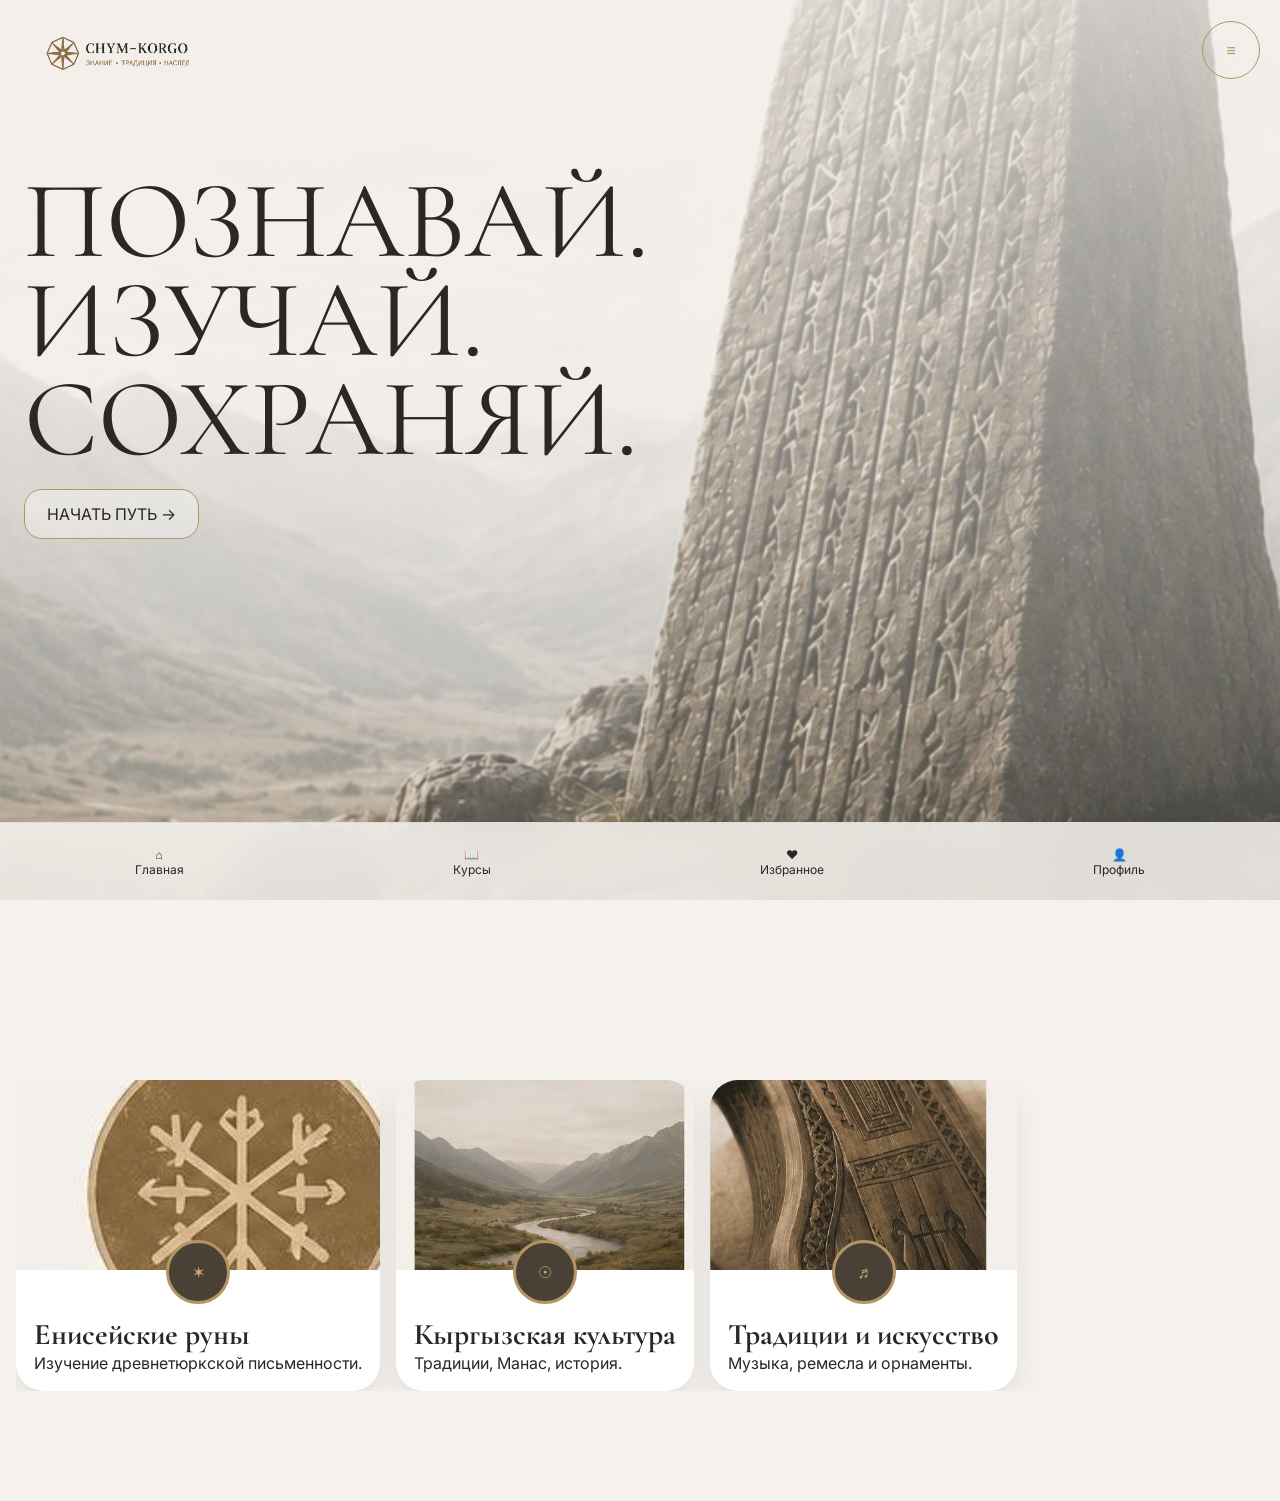
<file: index.html>
<!DOCTYPE html><html lang='ru'><head><meta charset='UTF-8'><meta name='viewport' content='width=device-width,initial-scale=1'>
<title>CHYM-KORGONN</title>
<link href='https://fonts.googleapis.com/css2?family=Cormorant+Garamond:wght@600;700&family=Inter:wght@400;500;600&display=swap' rel='stylesheet'>
<style>
:root{--bg:#F5F2ED;--gold:#B39463;--dark:#2B2723}
*{margin:0;padding:0;box-sizing:border-box} body{font-family:Inter,sans-serif;background:var(--bg);color:var(--dark)}
a{text-decoration:none;color:inherit}
.hero{height:100vh;background:linear-gradient(rgba(245,242,237,.82),rgba(245,242,237,.2)),url('assets/hero.png') center bottom/cover no-repeat}
.top{display:flex;justify-content:space-between;align-items:center;padding:20px}.logo{height:60px}
.menu{width:58px;height:58px;border:1px solid var(--gold);border-radius:50%;display:flex;align-items:center;justify-content:center;color:var(--gold)}
.content{padding:8vh 24px;max-width:500px}.title{font-family:'Cormorant Garamond',serif;font-size:clamp(64px,11vw,110px);line-height:.9}
.cta{display:inline-block;margin-top:20px;padding:14px 22px;border:1px solid var(--gold);border-radius:18px;background:rgba(255,255,255,.35)}
.wave svg{display:block}
.section{padding:20px 16px 110px}
.cards{display:flex;gap:16px;overflow-x:auto}.cards::-webkit-scrollbar{display:none}
.card{min-width:240px;background:#fff;border-radius:28px;overflow:hidden;box-shadow:0 10px 30px rgba(0,0,0,.08);position:relative}
.card img{width:100%;height:190px;object-fit:cover}.icon{position:absolute;left:50%;top:160px;transform:translateX(-50%);width:64px;height:64px;border-radius:50%;background:#4a4136;border:3px solid var(--gold);display:flex;align-items:center;justify-content:center;color:#d0ab74}
.body{padding:42px 18px 18px}.body h3{font-family:'Cormorant Garamond',serif;font-size:30px}
.bottom-nav{position:fixed;bottom:0;left:0;right:0;height:78px;background:rgba(245,242,237,.95);display:flex;justify-content:space-around;align-items:center;border-top:1px solid #ddd}
.nav-item{display:flex;flex-direction:column;align-items:center;font-size:12px}
</style><link rel="stylesheet" href="style-unified.css"></head><body><div class="side-menu" id="menu"><h3>Меню</h3><p><a href="index.html">Главная</a></p><p><a href="courses.html">Курсы</a></p><p><a href="profile.html">Профиль</a></p></div>
<section class='hero'><div class='top'><img class='logo' src='assets/logo.png'><div class='menu'>≡</div></div><div class='content'><div class='title'>ПОЗНАВАЙ.<br>ИЗУЧАЙ.<br>СОХРАНЯЙ.</div><div class='cta'>НАЧАТЬ ПУТЬ →</button>
<div id="pathMenu" style="display:none;margin-top:12px;background:white;border-radius:20px;padding:12px;box-shadow:0 10px 30px rgba(0,0,0,.08)">
<a href="runes.html">Енисейские руны</a><br><br>
<a href="culture.html">Кыргызская культура</a><br><br>
<a href="art.html">Традиции и искусство</a>
</div></div></div></section>
<div class='wave'><svg viewBox='0 0 1440 180'><path fill='#F5F2ED' d='M0,96L80,101.3C160,107,320,117,480,112C640,107,800,85,960,90.7C1120,96,1280,128,1360,144L1440,160L1440,320L0,320Z'/></svg></div>
<section class='section'><div class='cards'>
<a class='card' href='runes.html'><img src='assets/runes.jpg'><div class='icon'>✶</div><div class='body'><h3>Енисейские руны</h3><p>Изучение древнетюркской письменности.</p></div></a>
<a class='card' href='culture.html'><img src='assets/culture.jpg'><div class='icon'>☉</div><div class='body'><h3>Кыргызская культура</h3><p>Традиции, Манас, история.</p></div></a>
<a class='card' href='art.html'><img src='assets/art.jpg'><div class='icon'>♬</div><div class='body'><h3>Традиции и искусство</h3><p>Музыка, ремесла и орнаменты.</p></div></a>
</div></section>
<nav class='bottom-nav'>
<a href='index.html' class='nav-item'>⌂<span>Главная</span></a>
<a href='courses.html' class='nav-item'>📖<span>Курсы</span></a>
<a href='profile.html' class='nav-item'>❤<span>Избранное</span></a>
<a href='profile.html' class='nav-item'>👤<span>Профиль</span></a>
</nav><script src="app.js"></script></body></html>
<script>
document.addEventListener('DOMContentLoaded',()=>{
 const b=document.querySelector('.cta');
 const m=document.getElementById('pathMenu');
 if(b&&m){b.onclick=()=>m.style.display=m.style.display==='block'?'none':'block';}
});
</script>
</file>
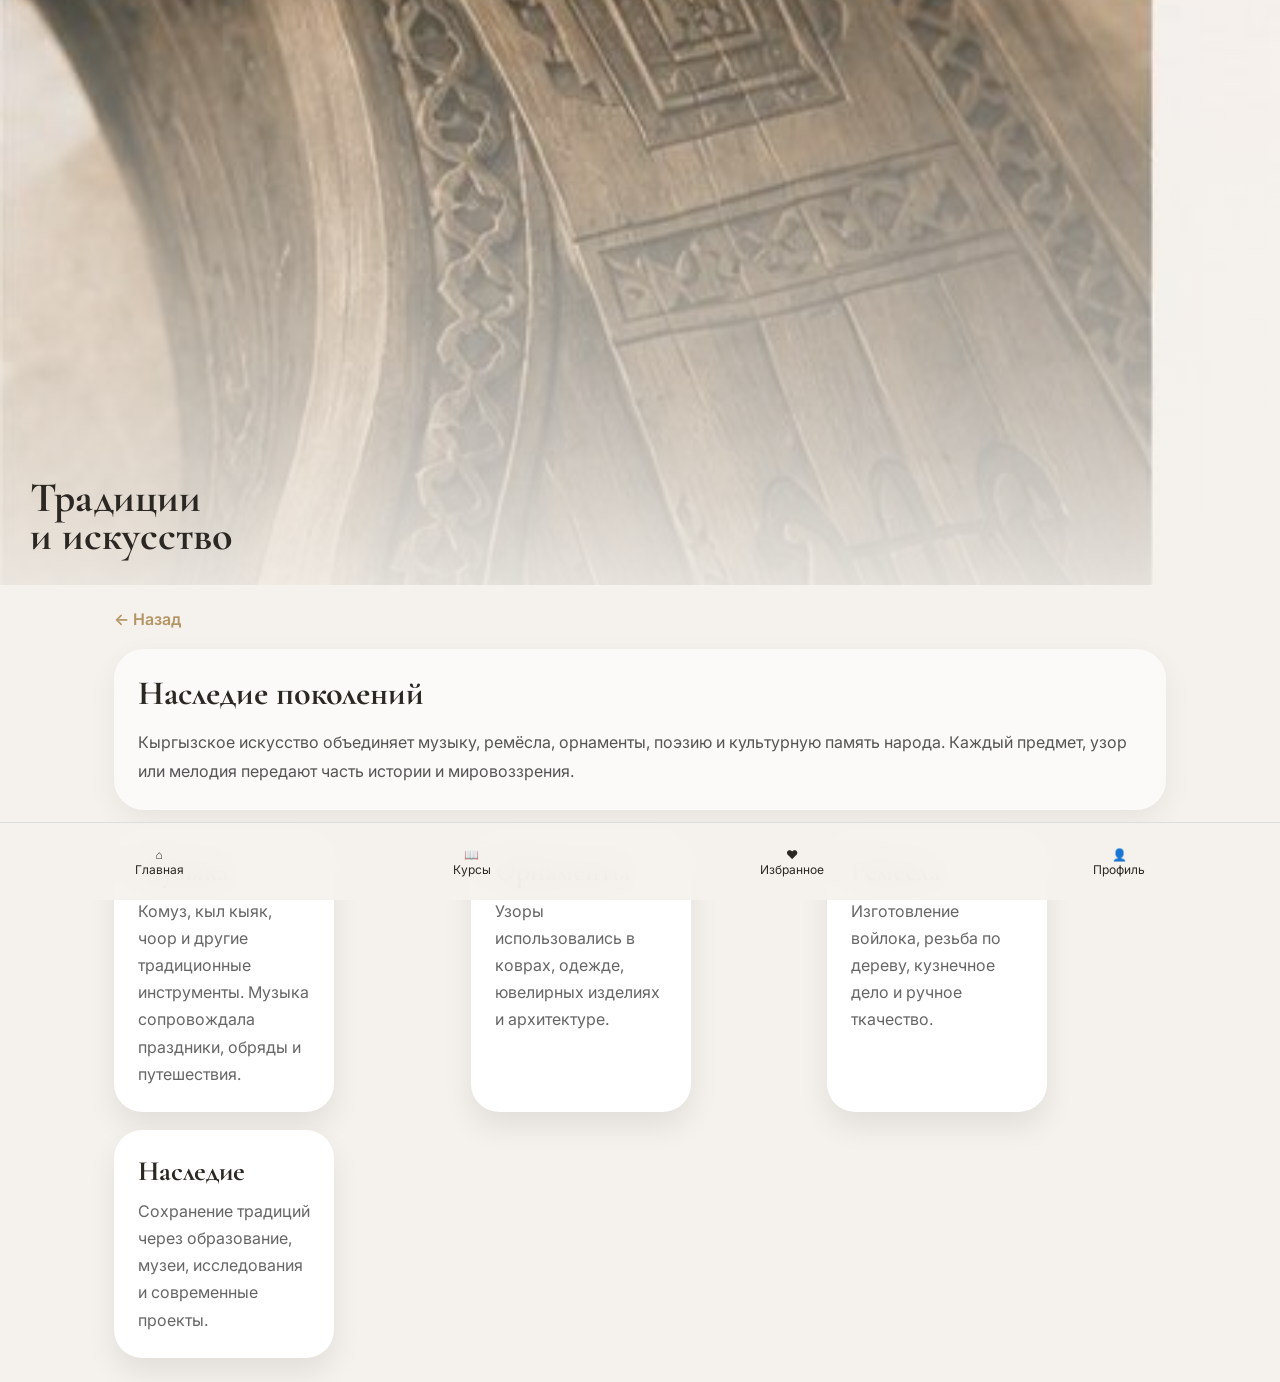
<file: art.html>
<!DOCTYPE html>
<html lang="ru">
<head>
<meta charset="UTF-8">
<meta name="viewport"
content="width=device-width, initial-scale=1.0">

<title>Традиции и искусство</title>

<link rel="preconnect"
href="https://fonts.googleapis.com">

<link href="https://fonts.googleapis.com/css2?family=Cormorant+Garamond:wght@500;600;700&family=Inter:wght@300;400;500;600&display=swap"
rel="stylesheet">

<style>

:root{
--bg:#F5F2ED;
--gold:#B39463;
--dark:#2B2723;
}

*{
margin:0;
padding:0;
box-sizing:border-box;
}

body{
background:var(--bg);
font-family:Inter,sans-serif;
color:var(--dark);
overflow-x:hidden;
}

.hero{
height:65vh;

background:
linear-gradient(
rgba(245,242,237,.2),
rgba(245,242,237,.9)
),

url("assets/art.jpg");

background-size:cover;
background-position:center;

display:flex;
align-items:flex-end;

padding:30px;
}

.hero h1{

font-size:42px;

font-family:
'Cormorant Garamond',
serif;

line-height:.9;

}

.container{
padding:24px;
max-width:1100px;
margin:auto;
}

.back{

display:inline-block;

margin-bottom:20px;

text-decoration:none;

color:var(--gold);

font-weight:600;

}

.glass{

background:
rgba(255,255,255,.6);

backdrop-filter:
blur(14px);

padding:24px;

border-radius:30px;

margin-bottom:20px;

box-shadow:
0 10px 30px
rgba(0,0,0,.06);

}

.glass h2{

font-size:34px;

margin-bottom:14px;

font-family:
'Cormorant Garamond',
serif;

}

.glass p{

line-height:1.8;

color:#555;

}

.grid{

display:grid;

grid-template-columns:
repeat(auto-fit,minmax(250px,1fr));

gap:18px;

margin-top:20px;

}

.card{

background:white;

padding:24px;

border-radius:28px;

box-shadow:
0 12px 25px
rgba(0,0,0,.05);

transition:.4s;

}

.card:hover{

transform:
translateY(-6px);

}

.card h3{

font-size:28px;

margin-bottom:10px;

font-family:
'Cormorant Garamond',
serif;

}

.card p{

line-height:1.7;

color:#666;

}

.reveal{

opacity:0;

transform:
translateY(40px);

transition:.9s;

}

.reveal.active{

opacity:1;

transform:none;

}


a{text-decoration:none;color:inherit}
body{font-family:Inter,sans-serif}
h1,h2,h3,h4{font-family:'Cormorant Garamond',serif}
.bottom-nav a.nav-item{text-decoration:none;color:#2B2723}
.cards{display:flex;gap:16px;overflow-x:auto;scroll-snap-type:x mandatory;padding-bottom:20px}
.card{width:220px;min-width:220px;background:white;border-radius:28px;overflow:hidden;box-shadow:0 15px 30px rgba(0,0,0,.08)}
.card img{width:100%;height:180px;object-fit:cover}
</style>
<link rel="stylesheet" href="style-unified.css"></head>
<body><div class="side-menu" id="menu"><h3>Меню</h3><p><a href="index.html">Главная</a></p><p><a href="courses.html">Курсы</a></p><p><a href="profile.html">Профиль</a></p></div>

<section class="hero">

<h1>
Традиции<br>
и искусство
</h1>

</section>

<div class="container">

<a href="index.html"
class="back">
← Назад
</a>

<div class="glass reveal">

<h2>
Наследие поколений
</h2>

<p>

Кыргызское искусство
объединяет музыку,
ремёсла, орнаменты,
поэзию и культурную
память народа.

Каждый предмет,
узор или мелодия
передают часть
истории и мировоззрения.

</p>

</div>

<div class="grid">

<div class="card reveal">

<h3>
Музыка
</h3>

<p>

Комуз, кыл кыяк,
чоор и другие
традиционные инструменты.

Музыка сопровождала
праздники, обряды
и путешествия.

</p>

</div>

<div class="card reveal">

<h3>
Орнаменты
</h3>

<p>

Узоры использовались
в коврах, одежде,
ювелирных изделиях
и архитектуре.

</p>

</div>

<div class="card reveal">

<h3>
Ремёсла
</h3>

<p>

Изготовление войлока,
резьба по дереву,
кузнечное дело
и ручное ткачество.

</p>

</div>

<div class="card reveal">

<h3>
Наследие
</h3>

<p>

Сохранение традиций
через образование,
музеи, исследования
и современные проекты.

</p>

</div>

</div>

</div>

<script>

const observer =
new IntersectionObserver(entries=>{

entries.forEach(entry=>{

if(entry.isIntersecting){

entry.target.classList
.add('active');

}

});

});

document
.querySelectorAll('.reveal')
.forEach(el=>
observer.observe(el));

</script>

<nav class="bottom-nav">
<a href="index.html" class="nav-item"><span class="nav-icon">⌂</span>Главная</a>
<a href="courses.html" class="nav-item"><span class="nav-icon">📖</span>Курсы</a>
<a href="profile.html" class="nav-item"><span class="nav-icon">❤</span>Избранное</a>
<a href="profile.html" class="nav-item"><span class="nav-icon">👤</span>Профиль</a>
</nav>

<script src="app.js"></script></body>
</html>
</file>
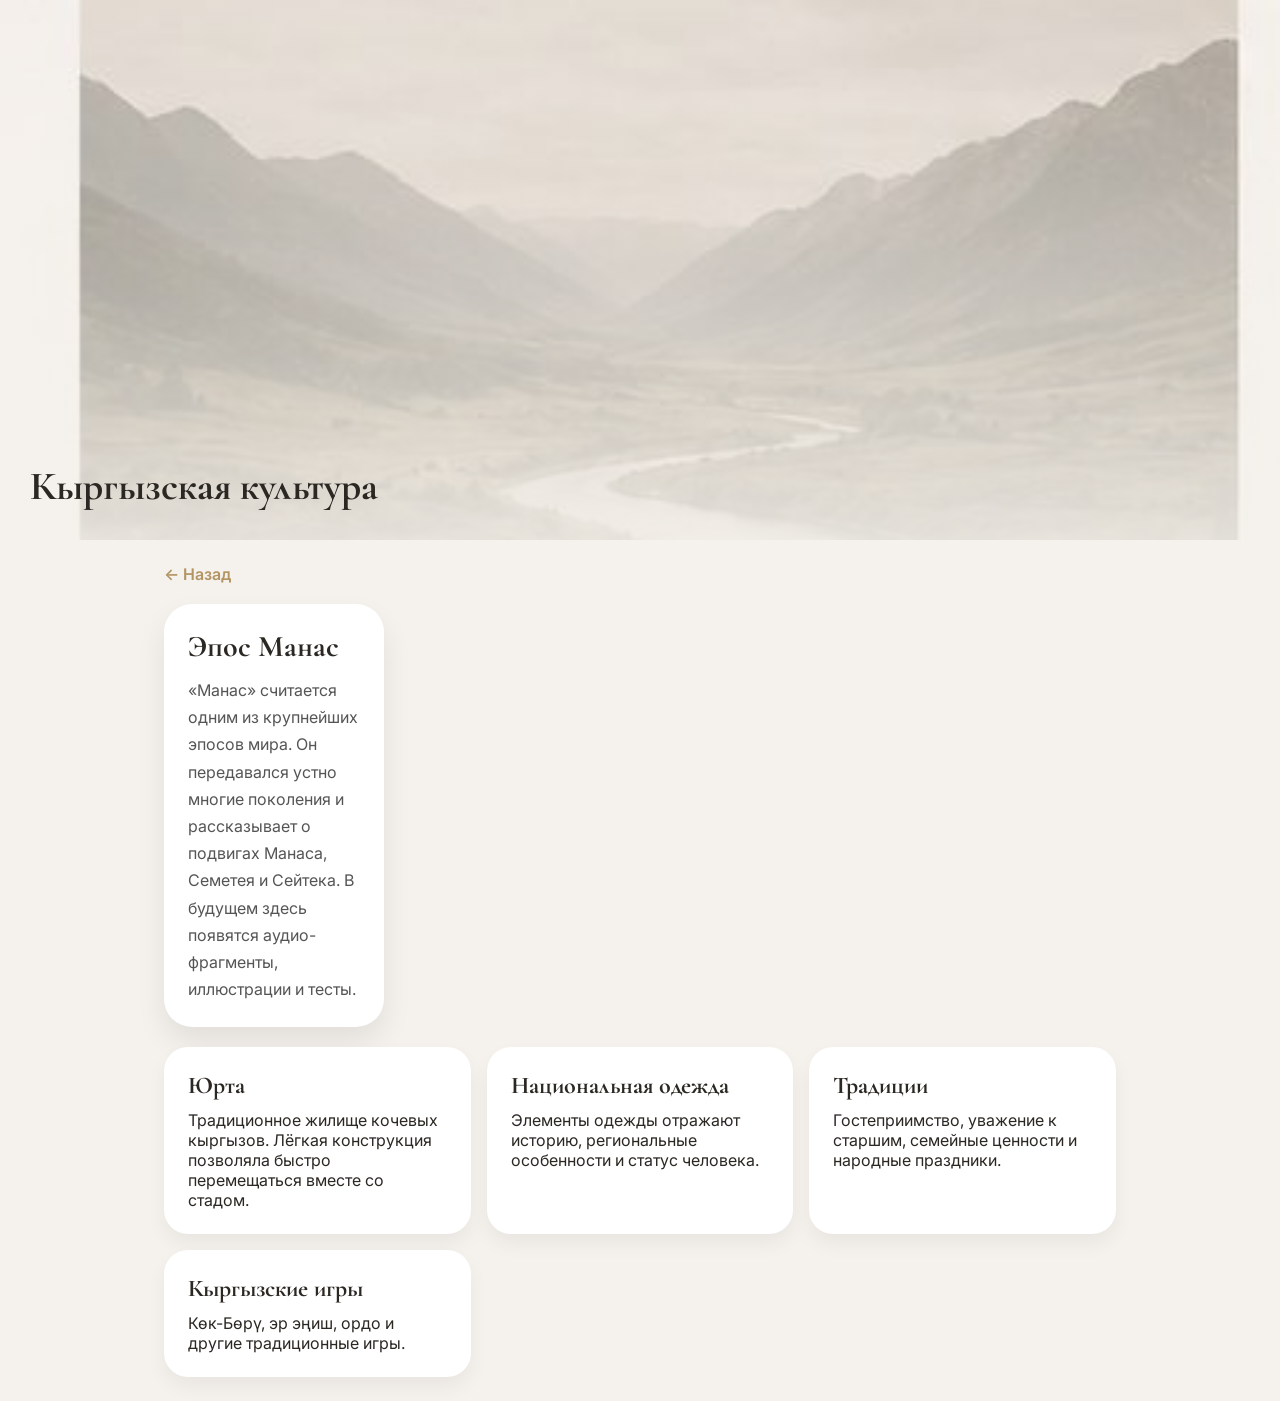
<file: culture.html>
<!DOCTYPE html>
<html lang="ru">
<head>
<meta charset="UTF-8">
<meta name="viewport"
content="width=device-width, initial-scale=1.0">

<title>Кыргызская культура</title>

<link rel="preconnect"
href="https://fonts.googleapis.com">

<link href="https://fonts.googleapis.com/css2?family=Cormorant+Garamond:wght@500;600;700&family=Inter:wght@300;400;500;600&display=swap"
rel="stylesheet">

<style>

:root{
--bg:#F5F2ED;
--gold:#B39463;
--dark:#2B2723;
}

*{
margin:0;
padding:0;
box-sizing:border-box;
}

body{
background:var(--bg);
font-family:Inter,sans-serif;
color:var(--dark);
}

.hero{
height:60vh;

background:
linear-gradient(
rgba(245,242,237,.25),
rgba(245,242,237,.9)
),

url("assets/culture.jpg");

background-size:cover;
background-position:center;

display:flex;
align-items:flex-end;

padding:30px;
}

.hero h1{
font-family:
'Cormorant Garamond',
serif;

font-size:40px;
}

.container{
padding:24px;
max-width:1000px;
margin:auto;
}

.back{
display:inline-block;
margin-bottom:20px;
text-decoration:none;
color:var(--gold);
font-weight:600;
}

.card{

background:white;

padding:24px;

border-radius:28px;

margin-bottom:20px;

box-shadow:
0 12px 25px
rgba(0,0,0,.06);

transition:.4s;
}

.card:hover{

transform:
translateY(-5px);

}

.card h2{
margin-bottom:12px;
font-size:30px;
}

.card p{
line-height:1.7;
color:#555;
}

.grid{

display:grid;

grid-template-columns:
repeat(auto-fit,minmax(260px,1fr));

gap:16px;

margin-top:20px;
}

.mini{

background:white;

padding:24px;

border-radius:24px;

box-shadow:
0 10px 20px
rgba(0,0,0,.05);
}

.mini h3{

margin-bottom:10px;

font-size:24px;

font-family:
'Cormorant Garamond',
serif;

}

.reveal{

opacity:0;

transform:
translateY(40px);

transition:.8s;

}

.reveal.active{

opacity:1;

transform:none;

}


<nav class="bottom-nav">
<a href="index.html" class="nav-item"><span class="nav-icon">⌂</span>Главная</a>
<a href="courses.html" class="nav-item"><span class="nav-icon">📖</span>Курсы</a>
<a href="profile.html" class="nav-item"><span class="nav-icon">❤</span>Избранное</a>
<a href="profile.html" class="nav-item"><span class="nav-icon">👤</span>Профиль</a>
</nav>


a{text-decoration:none;color:inherit}
body{font-family:Inter,sans-serif}
h1,h2,h3,h4{font-family:'Cormorant Garamond',serif}
.bottom-nav a.nav-item{text-decoration:none;color:#2B2723}
.cards{display:flex;gap:16px;overflow-x:auto;scroll-snap-type:x mandatory;padding-bottom:20px}
.card{width:220px;min-width:220px;background:white;border-radius:28px;overflow:hidden;box-shadow:0 15px 30px rgba(0,0,0,.08)}
.card img{width:100%;height:180px;object-fit:cover}
</style>
<link rel="stylesheet" href="style-unified.css"></head>
<body><div class="side-menu" id="menu"><h3>Меню</h3><p><a href="index.html">Главная</a></p><p><a href="courses.html">Курсы</a></p><p><a href="profile.html">Профиль</a></p></div>

<section class="hero">

<h1>
Кыргызская культура
</h1>

</section>

<div class="container">

<a href="index.html"
class="back">
← Назад
</a>

<div class="card reveal">

<h2>
Эпос Манас
</h2>

<p>

«Манас» считается одним
из крупнейших эпосов мира.

Он передавался устно
многие поколения и
рассказывает о подвигах
Манаса, Семетея и Сейтека.

В будущем здесь появятся
аудио-фрагменты,
иллюстрации и тесты.

</p>

</div>

<div class="grid">

<div class="mini reveal">

<h3>
Юрта
</h3>

<p>

Традиционное жилище
кочевых кыргызов.

Лёгкая конструкция
позволяла быстро
перемещаться вместе
со стадом.

</p>

</div>

<div class="mini reveal">

<h3>
Национальная одежда
</h3>

<p>

Элементы одежды
отражают историю,
региональные особенности
и статус человека.

</p>

</div>

<div class="mini reveal">

<h3>
Традиции
</h3>

<p>

Гостеприимство,
уважение к старшим,
семейные ценности
и народные праздники.

</p>

</div>

<div class="mini reveal">

<h3>
Кыргызские игры
</h3>

<p>

Көк-Бөрү, эр эңиш,
ордо и другие
традиционные игры.

</p>

</div>

</div>

</div>

<script>

const observer=
new IntersectionObserver(entries=>{

entries.forEach(entry=>{

if(entry.isIntersecting){

entry.target
.classList
.add('active');

}

});

});

document
.querySelectorAll('.reveal')
.forEach(el=>
observer.observe(el));

</script>

<script src="app.js"></script></body>
</html>
</file>
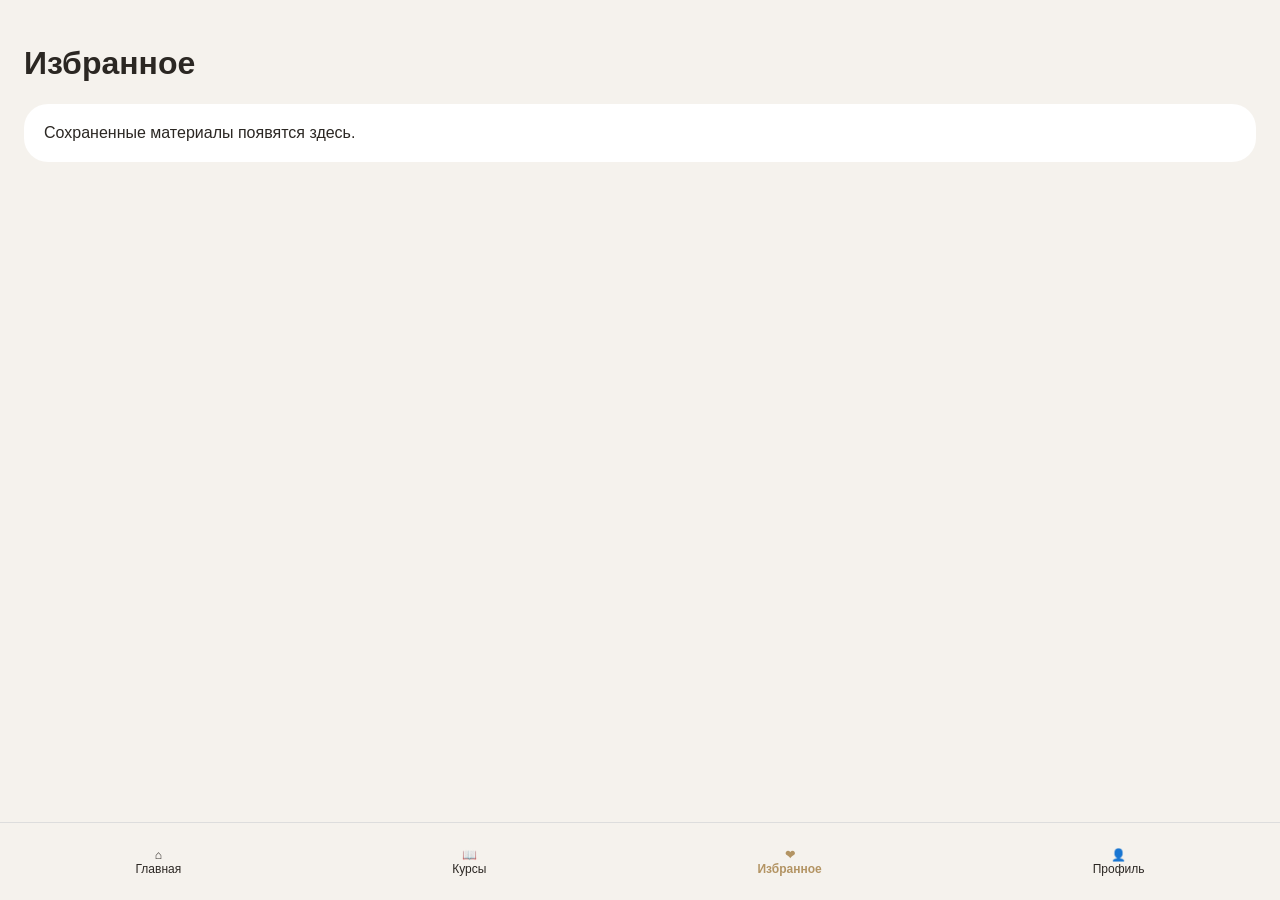
<file: favorites.html>
<!doctype html><html><head><meta charset='utf-8'><link rel='stylesheet' href='style-unified.css'></head><body><div class="side-menu" id="menu"><h3>Меню</h3><p><a href="index.html">Главная</a></p><p><a href="courses.html">Курсы</a></p><p><a href="profile.html">Профиль</a></p></div>
<div style='padding:24px'><h1>Избранное</h1><div style='background:white;padding:20px;border-radius:24px'>Сохраненные материалы появятся здесь.</div></div>
<nav class='bottom-nav'><a class='nav-item' href='index.html'>⌂<span>Главная</span></a><a class='nav-item' href='courses.html'>📖<span>Курсы</span></a><a class='nav-item active' href='favorites.html'>❤<span>Избранное</span></a><a class='nav-item' href='profile.html'>👤<span>Профиль</span></a></nav><script src="app.js"></script></body></html>
</file>
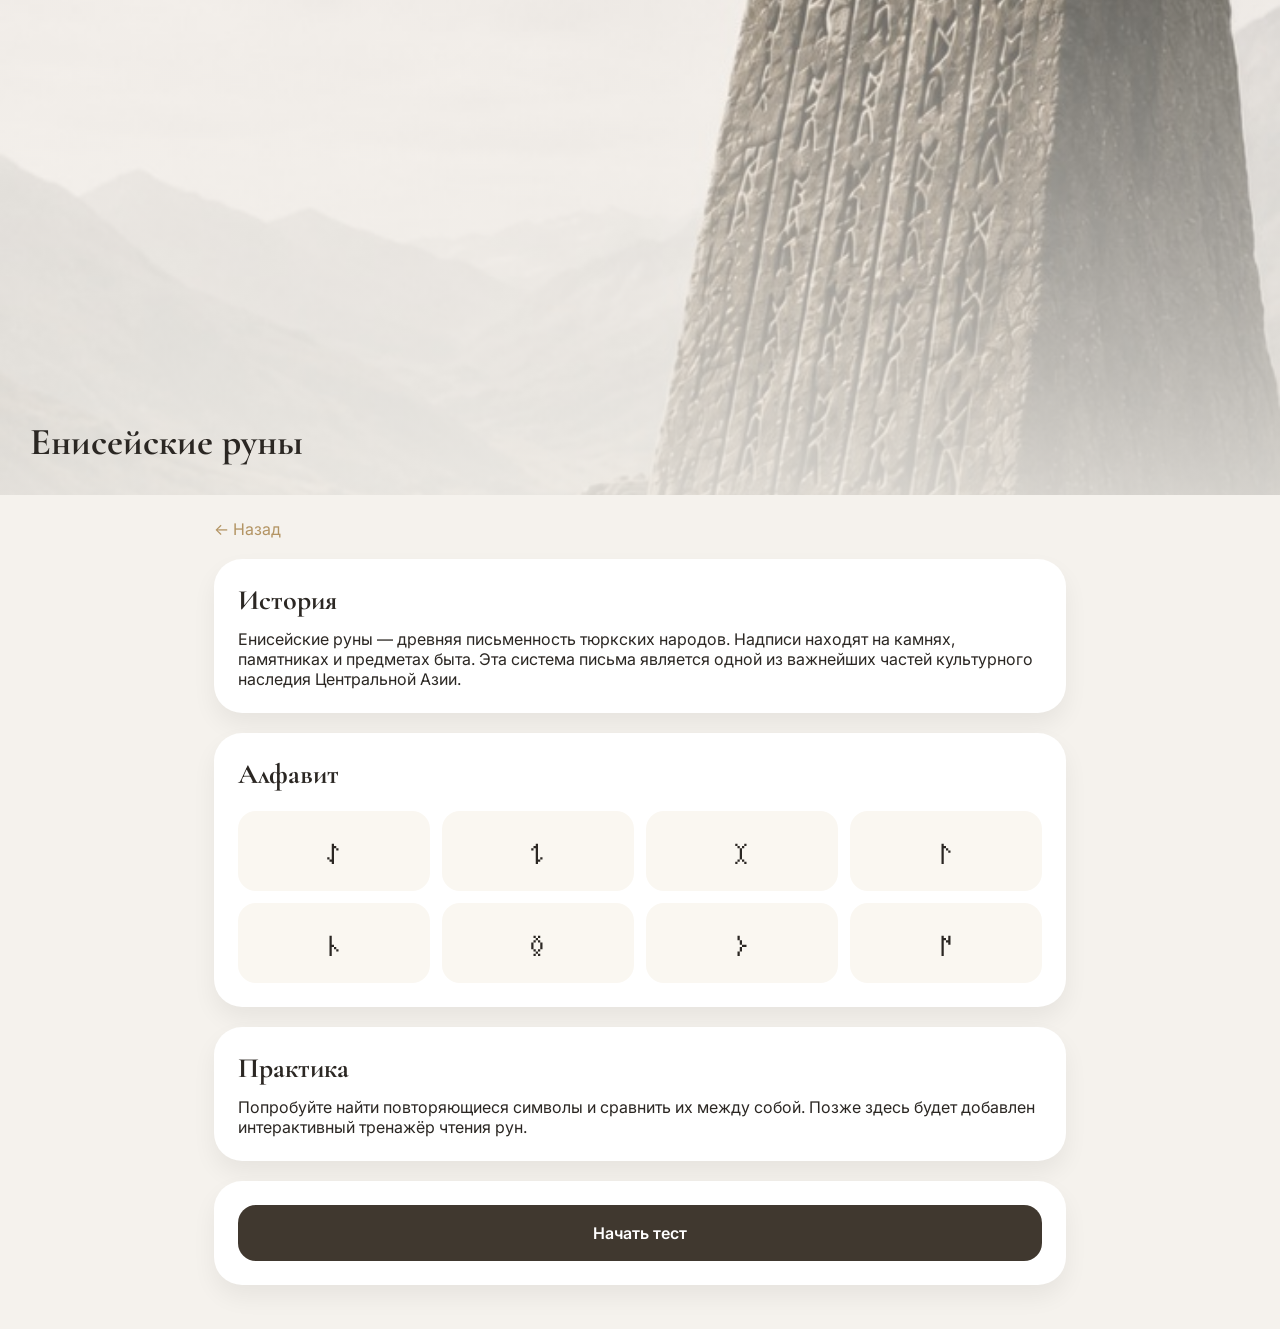
<file: runes.html>
<!DOCTYPE html>
<html lang="ru">
<head>
<meta charset="UTF-8">
<meta name="viewport"
content="width=device-width, initial-scale=1.0">

<title>Енисейские руны</title>

<link rel="preconnect"
href="https://fonts.googleapis.com">

<link href="https://fonts.googleapis.com/css2?family=Cormorant+Garamond:wght@500;600;700&family=Inter:wght@300;400;500;600&display=swap"
rel="stylesheet">

<style>

:root{
--bg:#F5F2ED;
--gold:#B39463;
--dark:#2B2723;
}

*{
margin:0;
padding:0;
box-sizing:border-box;
}

body{
background:var(--bg);
font-family:Inter,sans-serif;
color:var(--dark);
}

.hero{
height:55vh;

background:
linear-gradient(
rgba(245,242,237,.4),
rgba(245,242,237,.85)
),

url("assets/hero.png");

background-size:cover;
background-position:center;
display:flex;
align-items:flex-end;
padding:30px;
}

.hero h1{
font-family:
'Cormorant Garamond',
serif;

font-size:38px;
}

.container{
padding:24px;
max-width:900px;
margin:auto;
}

.block{
background:white;
padding:24px;
border-radius:28px;
margin-bottom:20px;

box-shadow:
0 12px 24px
rgba(0,0,0,.06);
}

.block h2{
margin-bottom:12px;
font-size:28px;
}

.alphabet{
display:grid;

grid-template-columns:
repeat(4,1fr);

gap:12px;

margin-top:20px;
}

.rune{
background:#faf7f1;

height:80px;

display:flex;
align-items:center;
justify-content:center;

font-size:36px;

border-radius:18px;
}

.test-btn{
display:flex;
justify-content:center;

padding:18px;

background:#40382f;

color:white;

border-radius:18px;

font-weight:600;
}

.back{
display:inline-block;

margin-bottom:20px;

color:var(--gold);

text-decoration:none;
}

.reveal{
opacity:0;
transform:translateY(30px);
transition:.8s;
}

.reveal.active{
opacity:1;
transform:none;
}


a{text-decoration:none;color:inherit}
body{font-family:Inter,sans-serif}
h1,h2,h3,h4{font-family:'Cormorant Garamond',serif}
.bottom-nav a.nav-item{text-decoration:none;color:#2B2723}
.cards{display:flex;gap:16px;overflow-x:auto;scroll-snap-type:x mandatory;padding-bottom:20px}
.card{width:220px;min-width:220px;background:white;border-radius:28px;overflow:hidden;box-shadow:0 15px 30px rgba(0,0,0,.08)}
.card img{width:100%;height:180px;object-fit:cover}
</style>
<link rel="stylesheet" href="style-unified.css"></head>
<body><div class="side-menu" id="menu"><h3>Меню</h3><p><a href="index.html">Главная</a></p><p><a href="courses.html">Курсы</a></p><p><a href="profile.html">Профиль</a></p></div>

<section class="hero">

<h1>
Енисейские руны
</h1>

</section>

<div class="container">

<a href="index.html"
class="back">
← Назад
</a>

<div class="block reveal">

<h2>
История
</h2>

<p>

Енисейские руны —
древняя письменность
тюркских народов.

Надписи находят на
камнях, памятниках
и предметах быта.

Эта система письма
является одной из
важнейших частей
культурного наследия
Центральной Азии.

</p>

</div>

<div class="block reveal">

<h2>
Алфавит
</h2>

<div class="alphabet">

<div class="rune">𐰀</div>
<div class="rune">𐰁</div>
<div class="rune">𐰂</div>
<div class="rune">𐰃</div>

<div class="rune">𐰄</div>
<div class="rune">𐰅</div>
<div class="rune">𐰆</div>
<div class="rune">𐰇</div>

</div>

</div>

<div class="block reveal">

<h2>
Практика
</h2>

<p>

Попробуйте найти
повторяющиеся символы
и сравнить их между
собой.

Позже здесь будет
добавлен интерактивный
тренажёр чтения рун.

</p>

</div>

<div class="block reveal">

<div class="test-btn">

Начать тест

</div>

</div>

</div>

<script>

const observer =
new IntersectionObserver(entries=>{

entries.forEach(entry=>{

if(entry.isIntersecting){

entry.target
.classList
.add('active');

}

});

});

document
.querySelectorAll('.reveal')
.forEach(el=>
observer.observe(el));

</script>

<script src="app.js"></script></body>
</html>
</file>
<file: style-unified.css>
:root{--bg:#F5F2ED;--gold:#B39463;--dark:#2B2723}
*{box-sizing:border-box}body{margin:0;background:var(--bg);font-family:Inter,Arial,sans-serif;color:var(--dark)}
a{text-decoration:none;color:inherit}
.bottom-nav{position:fixed;bottom:0;left:0;right:0;height:78px;display:flex;justify-content:space-around;align-items:center;background:rgba(245,242,237,.92);backdrop-filter:blur(18px);border-top:1px solid #ddd;z-index:9999}
.nav-item{display:flex;flex-direction:column;align-items:center;font-size:12px}
.nav-item.active{color:var(--gold);font-weight:700}
.menu-btn{width:64px;height:64px;border-radius:50%;border:1px solid var(--gold);display:flex;align-items:center;justify-content:center;background:rgba(255,255,255,.4)}
.side-menu{position:fixed;top:0;right:-280px;width:260px;height:100%;background:#fff;transition:.35s;z-index:10000;padding:20px;box-shadow:-10px 0 30px rgba(0,0,0,.1)}
.side-menu.open{right:0}
.modern-btn{padding:16px 28px;border-radius:18px;background:linear-gradient(135deg,#b39463,#d2b07a);color:white;font-weight:700;display:inline-block;box-shadow:0 8px 20px rgba(179,148,99,.3)}
.profile-action{display:block;background:white;padding:18px;border-radius:18px;margin:12px 0}

:root{--bg:#F5F2ED;--gold:#B39463;--dark:#2B2723}
*{box-sizing:border-box}
body{background:var(--bg);color:var(--dark);font-family:Inter,sans-serif;transition:opacity .35s ease,transform .35s ease}
body.page-leave{opacity:0;transform:translateY(12px)}
a{text-decoration:none;color:inherit}
.bottom-nav{position:fixed;bottom:0;left:0;right:0;height:78px;display:flex;justify-content:space-around;align-items:center;background:rgba(245,242,237,.88);backdrop-filter:blur(18px);z-index:9999;border-top:1px solid #ddd}
.nav-item{display:flex;flex-direction:column;align-items:center;font-size:12px}
.nav-item.active{color:var(--gold);font-weight:600}
.menu{cursor:pointer}
.side-menu{position:fixed;inset:0;background:rgba(0,0,0,.35);opacity:0;pointer-events:none;transition:.3s;z-index:10000}
.side-menu.open{opacity:1;pointer-events:auto}
.side-panel{position:absolute;right:0;top:0;height:100%;width:280px;background:#f7f4ef;transform:translateX(100%);transition:.35s;padding:24px}
.side-menu.open .side-panel{transform:translateX(0)}
.side-panel a{display:block;padding:14px 0}
</file>
